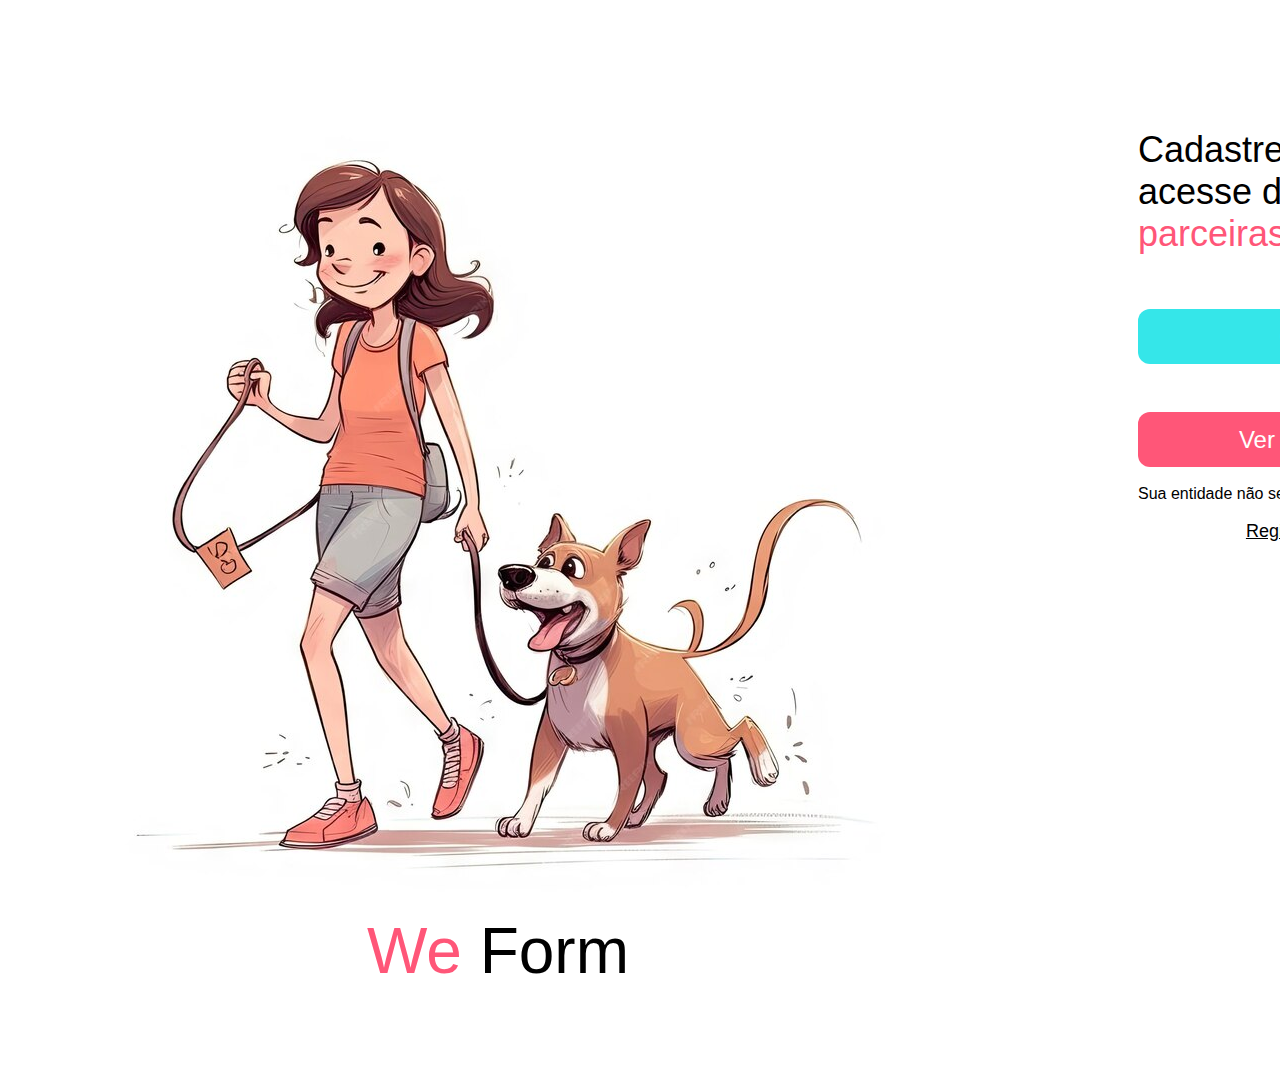
<file: Index.html>
<!DOCTYPE html>
<html lang="en">
  <head>
    <meta charset="UTF-8" />
    <meta name="viewport" content="width=, initial-scale=1.0" />
    <title>petshop</title>
    <link rel="stylesheet" href="Style.css" />
    <link rel="stylesheet" href="fontawesome-free-6.5.2-web/css/all.css" />
  </head>
  <body>
    <div class="content">
      <aside>
        <img src="image/logo2.jpg" alt="logo" />
        <h1><span>We</span> Form</h1>
      </aside>

      <main>
        <h2>
          Cadastre sua <span>entidade</span> ou acesse dados
          <span>de parceiras</span>
        </h2>
        <div class="actions">
          <a href="cadastro-entidade.html">Cadastrar entidade</a>

          <a href="">Ver entidades cadastradas</a>
        </div>
        <footer>
          <p>Sua entidade não se encaixa nos campos de atuação disponíveis?</p>

          <a href="">Registrar novo campo de atuação</a>
        </footer>
      </main>
    </div>
  </body>
</html>
</file>
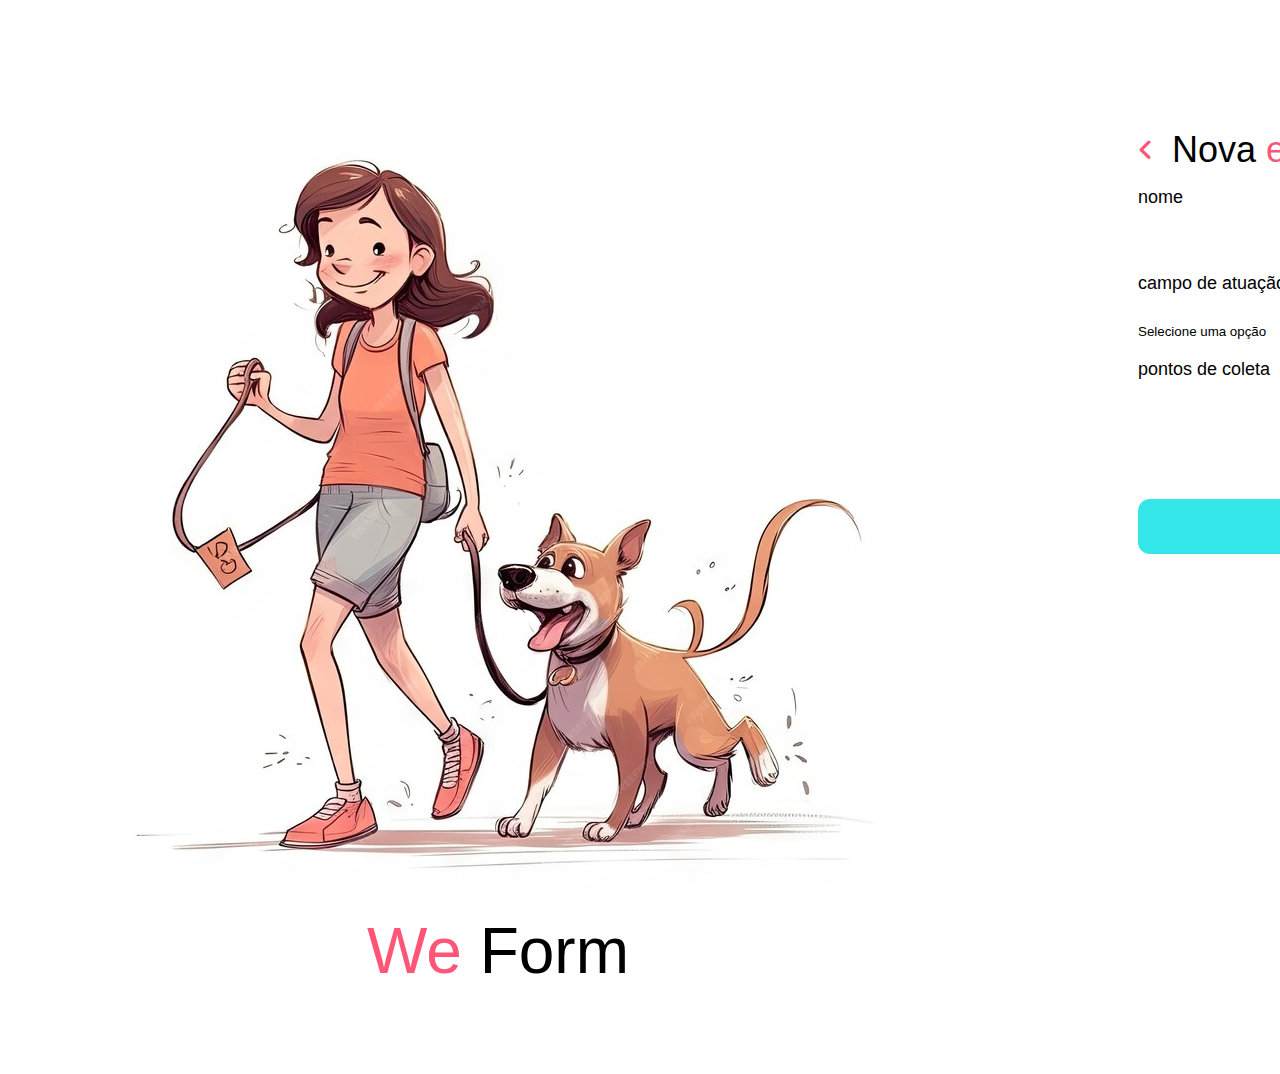
<file: cadastro-entidade.html>
<!DOCTYPE html>
<html lang="en">
  <head>
    <meta charset="UTF-8" />
    <meta name="viewport" content="width=, initial-scale=1.0" />
    <title>petshop</title>
    <link rel="stylesheet" href="Style.css" />
    <link rel="stylesheet" href="fontawesome-free-6.5.2-web/css/all.css" />
  </head>
  <body>
    <div class="content">
      <aside>
        <img src="image/logo2.jpg" alt="logo" />
        <h1><span>We</span> Form</h1>
      </aside>

      <main>
        <header>
          <a href="Index.html"><i class="fa-solid fa-angle-left"></i></a>
          <h2>Nova <span>entidade</span></h2>
        </header>

        <form>
          <label for="input-name">Nome</label>
          <input type="text" id="input-name" /><br />

          <label for="input-field">Campo de atuação</label>
          <div class="select-div">
            <select type="text" id="input-field">
              <option value="">Selecione uma opção</option>
              <option value="Abrigo">Abrigo de animais</option>
              <option value="Petshop">Petshop</option>
            </select>
          </div>

          <div class="points">
            <label for="input-points">Pontos de coleta</label>
            <input type="text" id="input-points" />
            <button><i class="fa-solid fa-circle-plus"></i></button>
          </div>
        </form>
        <div class="actions">
          <a href="">Cadastrar</a>
        </div>
      </main>
    </div>
  </body>
</html>
</file>
<file: Style.css>
* {
  margin: 0;
  padding: 0;
  box-sizing: border-box;
}

:root {
  font-size: 62.5%;
  --default-border:border: 0.1rem solid rgba(0, 0, 0, 0.15);
}

body {
  font-family: "Roboto", sans-serif;
  font-size: 1.4rem;
}

.content {
  display: grid;
  grid-template-areas:
    ". . . . ."
    ". Form . logo ."
    ". Form . logo ."
    ". . . . .";
  gap: 8.5rem;
}

main {
  grid-area: logo;
}

aside {
  grid-area: Form;
}

aside h1 {
  font-size: 64px;
  font-weight: 500;
  line-height: 75px;
  text-align: center;
}

aside h1 span,
main h2 span {
  color: #ff5678;
}

main {
  width: 60rem;
  height: 52rem;
  border: var(--default-border);
  padding: 4.4rem 5.7rem;
  border-radius: 1.2rem;
}

main h2 {
  max-width: 43rem;
  font-size: 3.6rem;
  font-weight: 500;
}

main .actions {
  display: flex;
  flex-flow: column wrap;
}

main .actions a {
  border-radius: 1.2rem;
  text-decoration: none;
  font-size: 2.4rem;
  height: 5.5rem;
  background-color: #35e6e9;
  display: flex;
  justify-content: center;
  align-items: center;
  color: #fff;
  margin-top: 5.4rem;
}

main .actions a + a {
  margin-top: 4.8rem;
  background-color: #ff5678;
  position: relative;
}

main header{
  display: flex;
  gap: 0 1.8rem;
  align-items: center;
}

main header i{
  font-size: 2.5rem;
  color: #ff5678;
}

main footer p {
  font-size: 1.6rem;
  margin-top: 1.8rem;
}

main footer a {
  font-size: 1.8rem;
  margin-top: 1.8rem;
  display: block;
  color: black;
  text-align: center;
}

main form {
  margin-top: 1.6rem;
}

main form label{
  font-size: 1.8rem;
  font-weight: 400;
  text-transform: lowercase;
  margin-bottom: 1rem;
  display: block;
}

main form :is(input, select) {
  width: 48.9rem;
  height: 5.5rem;
border: var(--default-border);
  background: #fff;
  border-radius: 1.2rem;
}

main form select{
  appearance: none;
}


main form .points{
  position: relative;
}

main form input + button{
  position: absolute;
  right: -3.8rem;
  top: 5.2rem;
  background-color: transparent;
  border: none;
  color: #35e6e9;
  font-size: 2.4rem;
  cursor: pointer;
}
</file>
